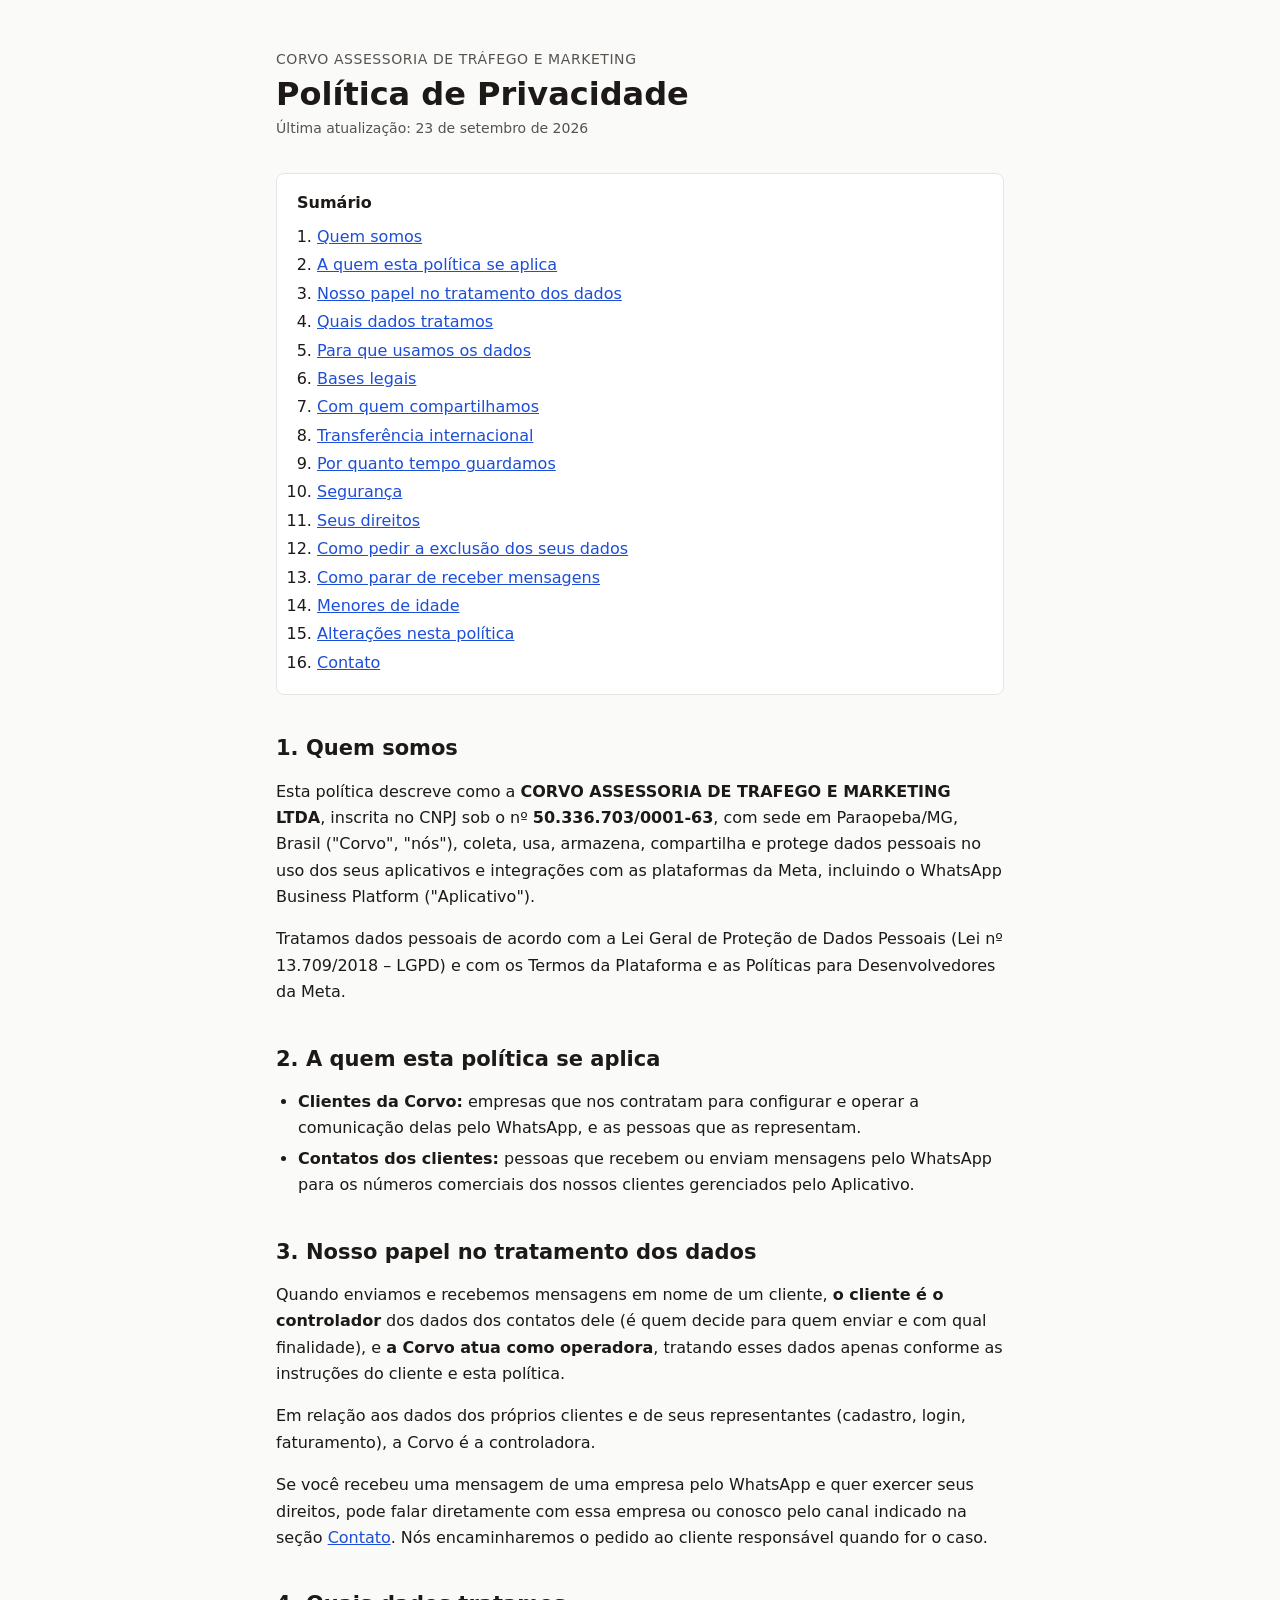
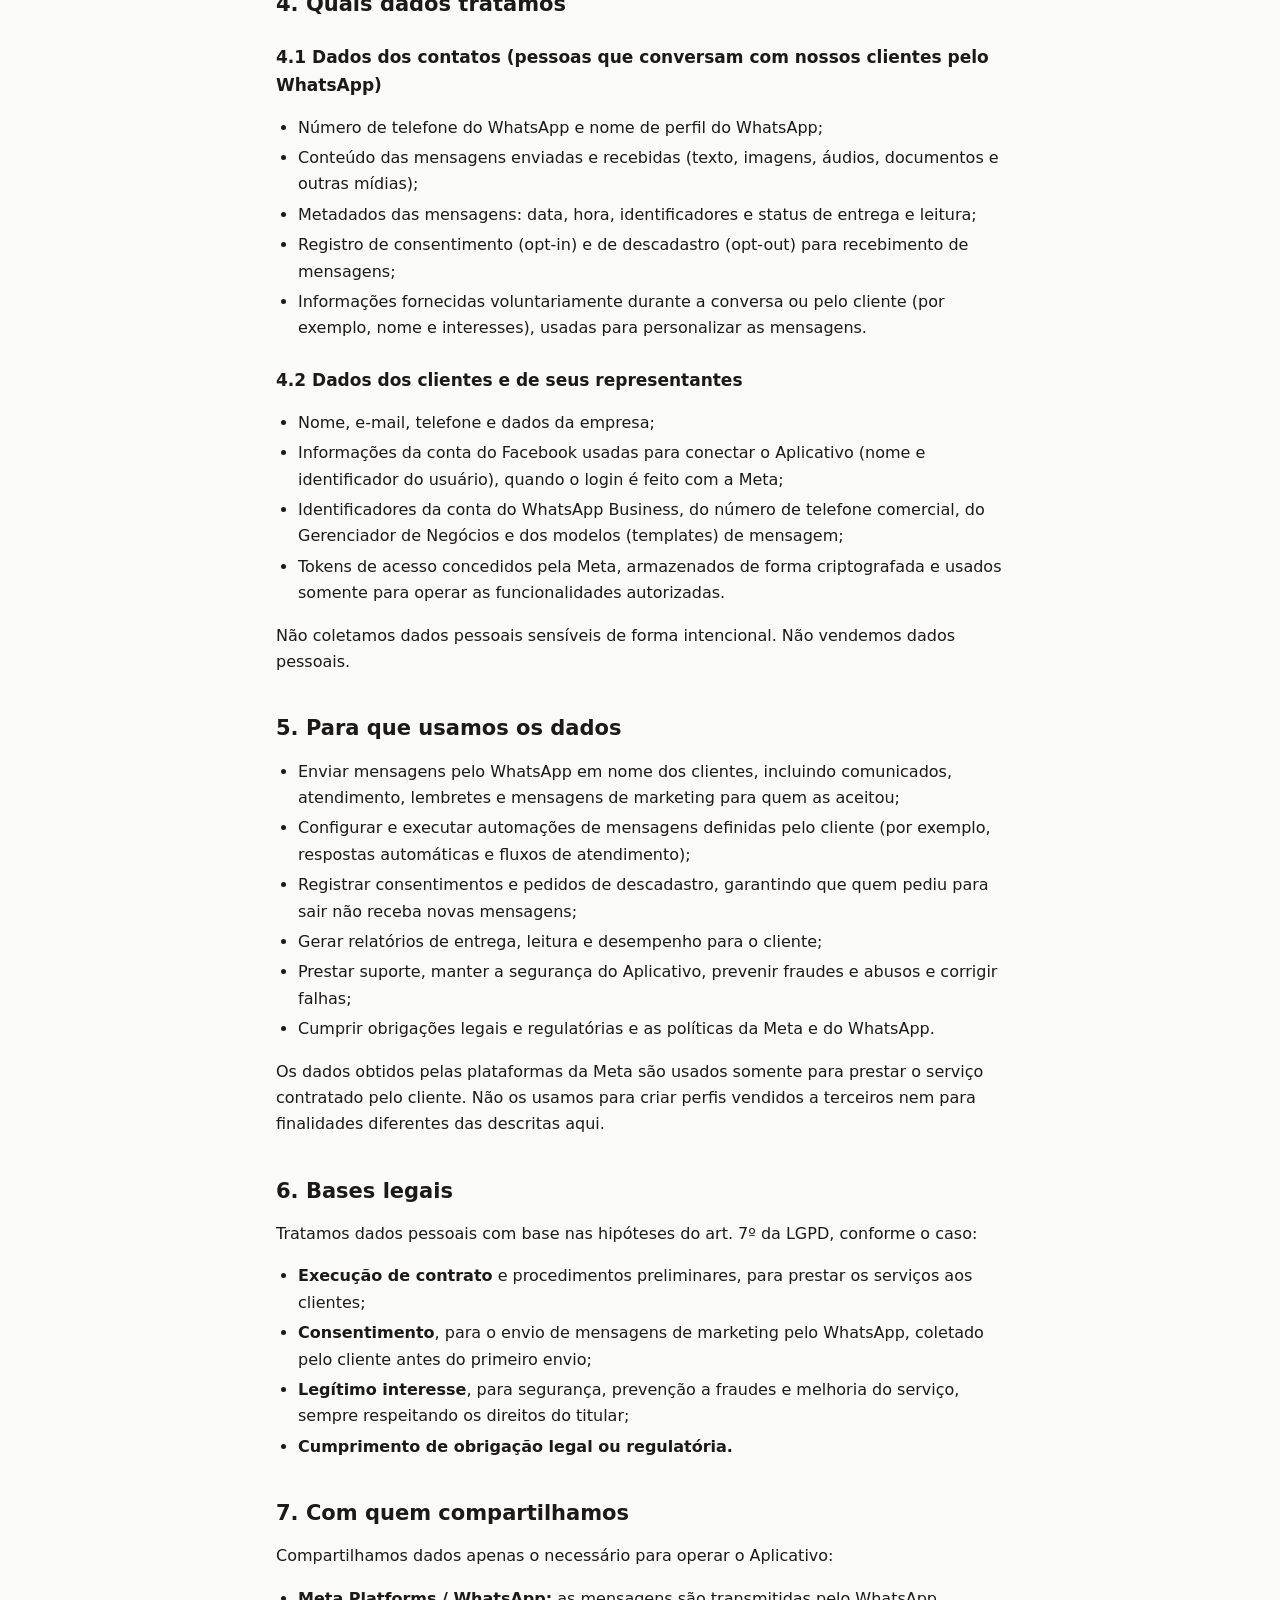
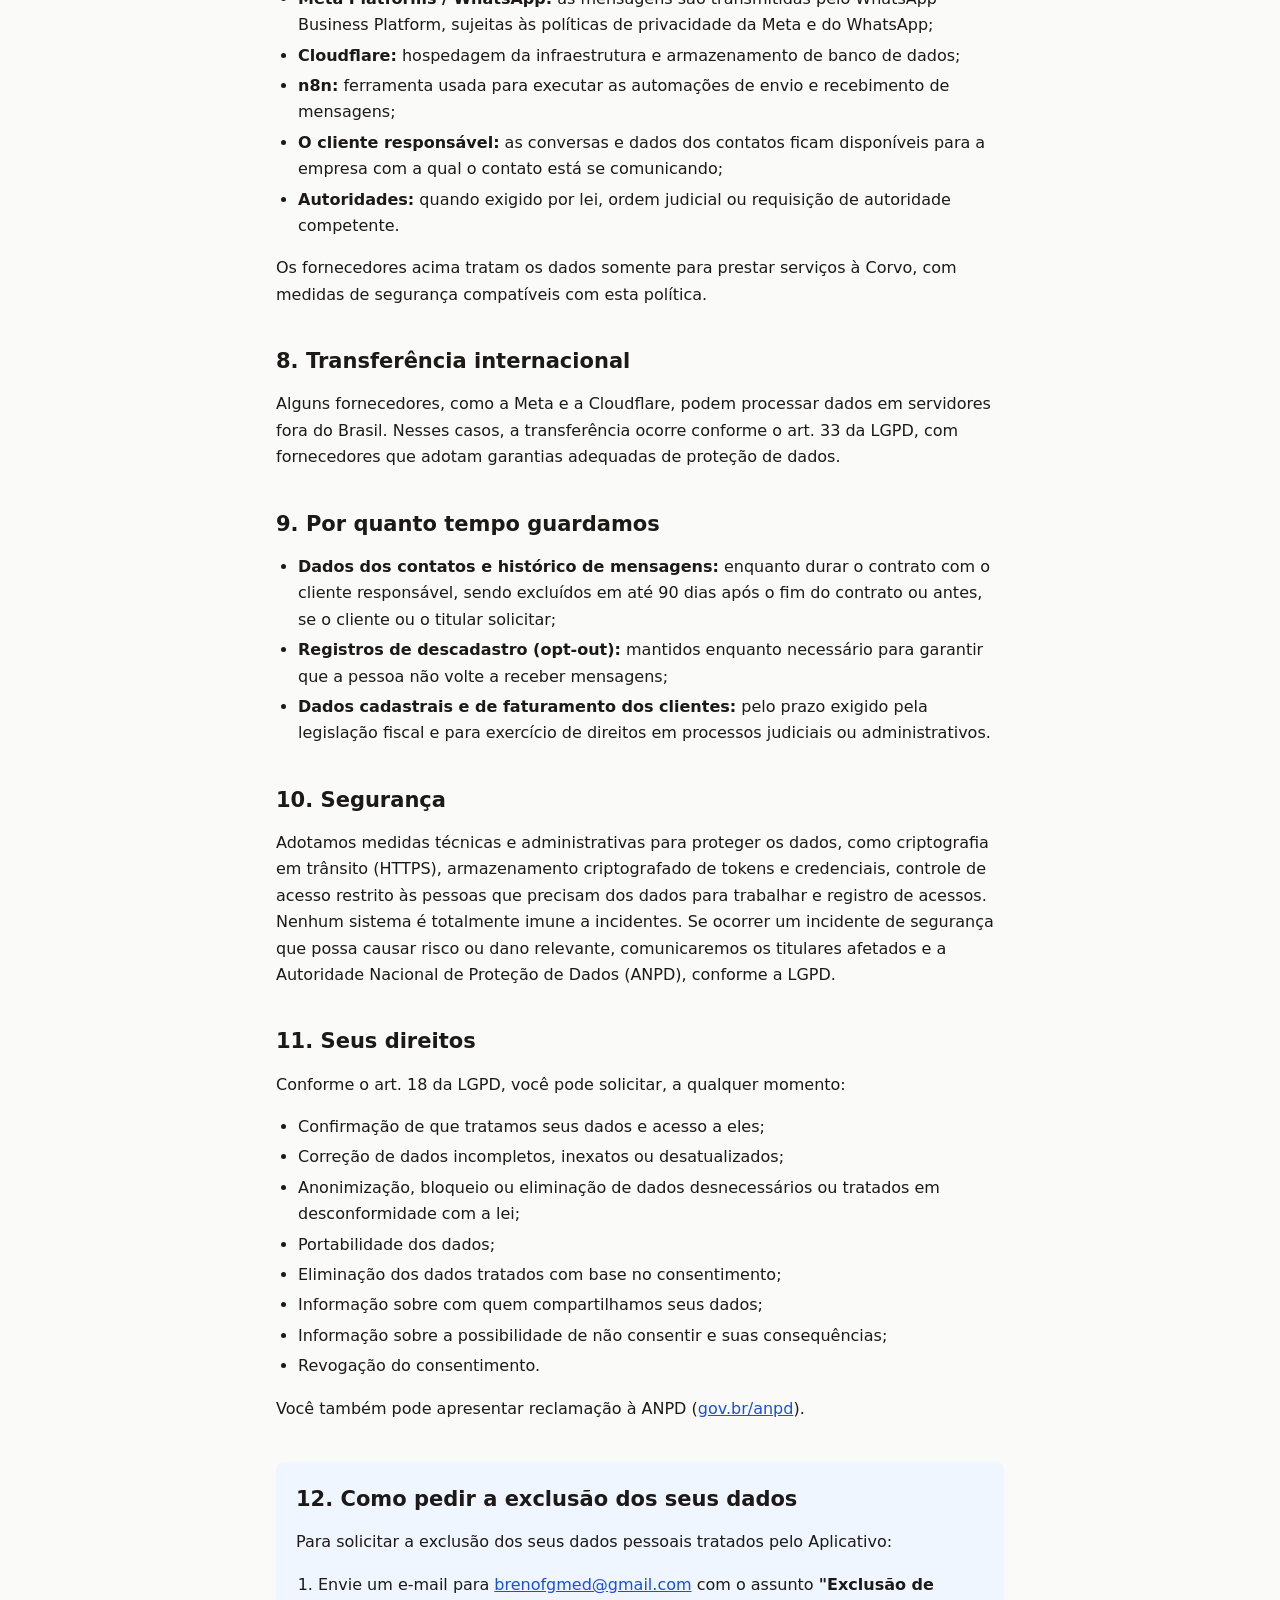
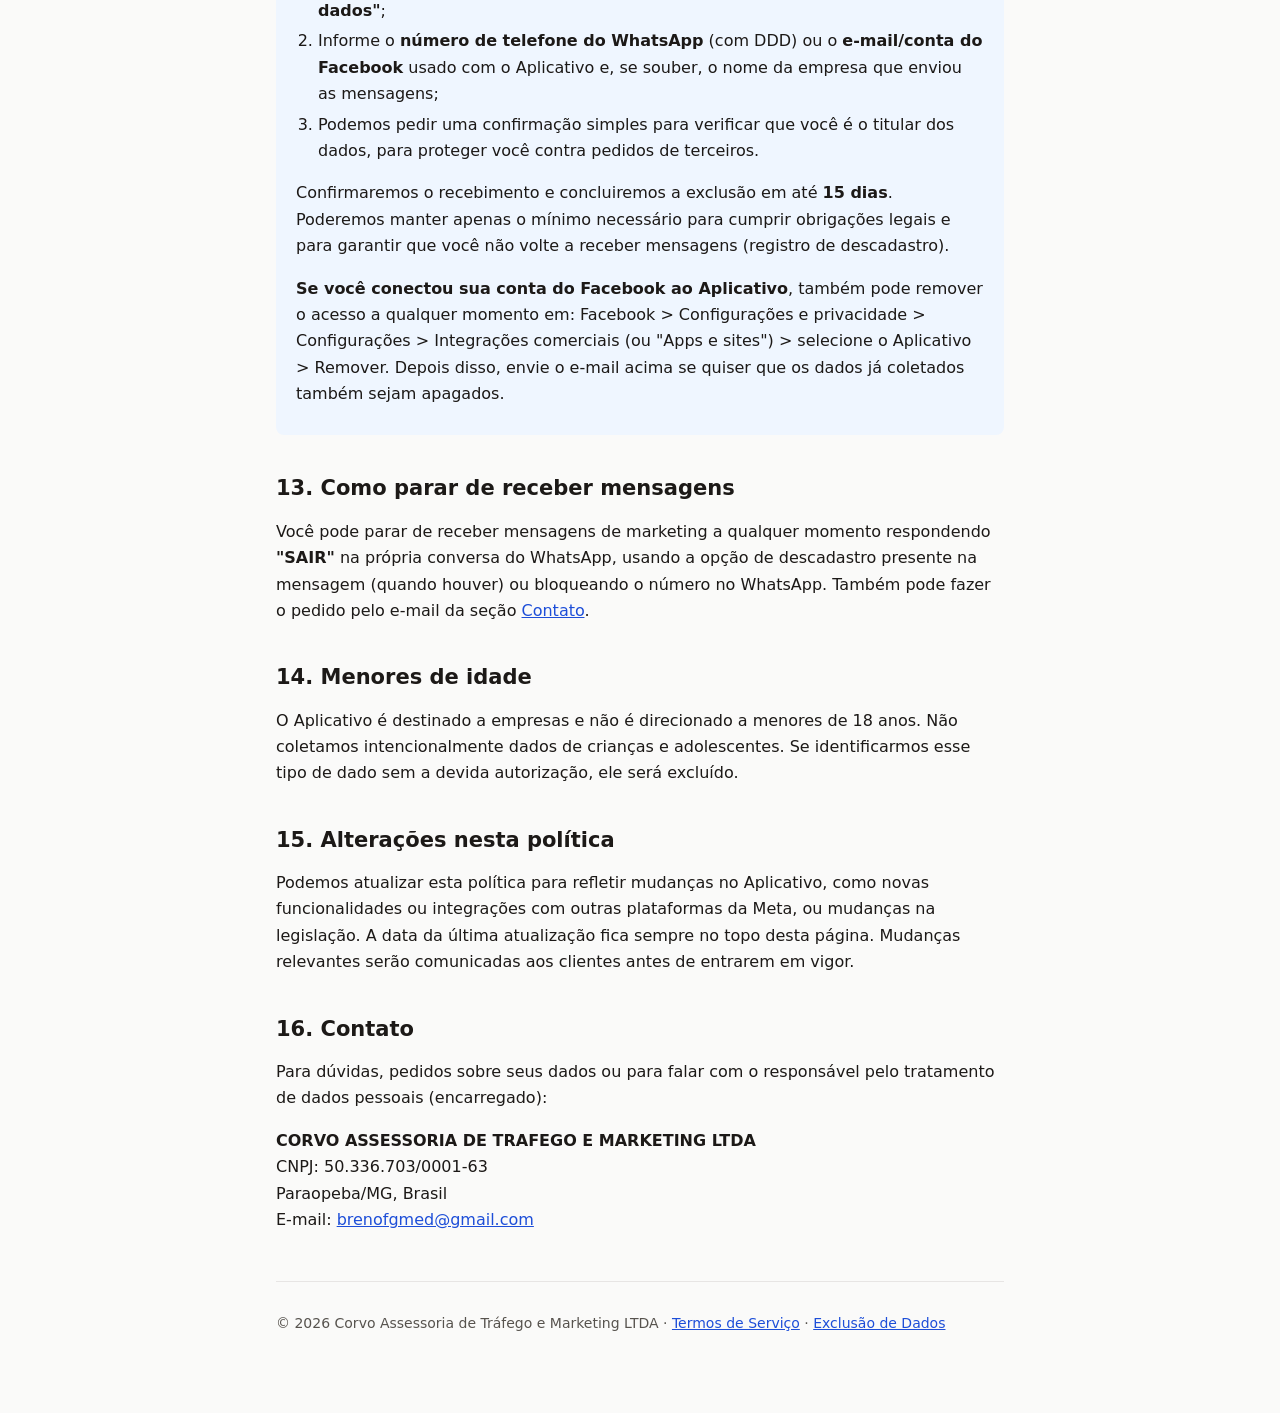
<file: index.html>
<!DOCTYPE html>
<html lang="pt-BR">
<head>
<meta charset="UTF-8">
<meta name="viewport" content="width=device-width, initial-scale=1">
<title>Política de Privacidade | Corvo Assessoria</title>
<meta name="description" content="Política de Privacidade da Corvo Assessoria de Tráfego e Marketing LTDA para seus aplicativos e integrações com a Meta e o WhatsApp Business Platform.">
<link rel="stylesheet" href="estilo.css">
</head>
<body>
<main>
<header>
  <p class="eyebrow">Corvo Assessoria de Tráfego e Marketing</p>
  <h1>Política de Privacidade</h1>
  <p class="meta">Última atualização: 23 de setembro de 2026</p>
</header>

<nav aria-label="Sumário">
  <strong>Sumário</strong>
  <ol>
    <li><a href="#quem-somos">Quem somos</a></li>
    <li><a href="#escopo">A quem esta política se aplica</a></li>
    <li><a href="#papeis">Nosso papel no tratamento dos dados</a></li>
    <li><a href="#dados">Quais dados tratamos</a></li>
    <li><a href="#finalidades">Para que usamos os dados</a></li>
    <li><a href="#bases-legais">Bases legais</a></li>
    <li><a href="#compartilhamento">Com quem compartilhamos</a></li>
    <li><a href="#transferencia">Transferência internacional</a></li>
    <li><a href="#retencao">Por quanto tempo guardamos</a></li>
    <li><a href="#seguranca">Segurança</a></li>
    <li><a href="#direitos">Seus direitos</a></li>
    <li><a href="#exclusao-de-dados">Como pedir a exclusão dos seus dados</a></li>
    <li><a href="#descadastro">Como parar de receber mensagens</a></li>
    <li><a href="#menores">Menores de idade</a></li>
    <li><a href="#alteracoes">Alterações nesta política</a></li>
    <li><a href="#contato">Contato</a></li>
  </ol>
</nav>

<section id="quem-somos">
  <h2>1. Quem somos</h2>
  <p>Esta política descreve como a <strong>CORVO ASSESSORIA DE TRAFEGO E MARKETING LTDA</strong>, inscrita no CNPJ sob o nº <strong>50.336.703/0001-63</strong>, com sede em Paraopeba/MG, Brasil ("Corvo", "nós"), coleta, usa, armazena, compartilha e protege dados pessoais no uso dos seus aplicativos e integrações com as plataformas da Meta, incluindo o WhatsApp Business Platform ("Aplicativo").</p>
  <p>Tratamos dados pessoais de acordo com a Lei Geral de Proteção de Dados Pessoais (Lei nº 13.709/2018 – LGPD) e com os Termos da Plataforma e as Políticas para Desenvolvedores da Meta.</p>
</section>

<section id="escopo">
  <h2>2. A quem esta política se aplica</h2>
  <ul>
    <li><strong>Clientes da Corvo:</strong> empresas que nos contratam para configurar e operar a comunicação delas pelo WhatsApp, e as pessoas que as representam.</li>
    <li><strong>Contatos dos clientes:</strong> pessoas que recebem ou enviam mensagens pelo WhatsApp para os números comerciais dos nossos clientes gerenciados pelo Aplicativo.</li>
  </ul>
</section>

<section id="papeis">
  <h2>3. Nosso papel no tratamento dos dados</h2>
  <p>Quando enviamos e recebemos mensagens em nome de um cliente, <strong>o cliente é o controlador</strong> dos dados dos contatos dele (é quem decide para quem enviar e com qual finalidade), e <strong>a Corvo atua como operadora</strong>, tratando esses dados apenas conforme as instruções do cliente e esta política.</p>
  <p>Em relação aos dados dos próprios clientes e de seus representantes (cadastro, login, faturamento), a Corvo é a controladora.</p>
  <p>Se você recebeu uma mensagem de uma empresa pelo WhatsApp e quer exercer seus direitos, pode falar diretamente com essa empresa ou conosco pelo canal indicado na seção <a href="#contato">Contato</a>. Nós encaminharemos o pedido ao cliente responsável quando for o caso.</p>
</section>

<section id="dados">
  <h2>4. Quais dados tratamos</h2>
  <h3>4.1 Dados dos contatos (pessoas que conversam com nossos clientes pelo WhatsApp)</h3>
  <ul>
    <li>Número de telefone do WhatsApp e nome de perfil do WhatsApp;</li>
    <li>Conteúdo das mensagens enviadas e recebidas (texto, imagens, áudios, documentos e outras mídias);</li>
    <li>Metadados das mensagens: data, hora, identificadores e status de entrega e leitura;</li>
    <li>Registro de consentimento (opt-in) e de descadastro (opt-out) para recebimento de mensagens;</li>
    <li>Informações fornecidas voluntariamente durante a conversa ou pelo cliente (por exemplo, nome e interesses), usadas para personalizar as mensagens.</li>
  </ul>
  <h3>4.2 Dados dos clientes e de seus representantes</h3>
  <ul>
    <li>Nome, e-mail, telefone e dados da empresa;</li>
    <li>Informações da conta do Facebook usadas para conectar o Aplicativo (nome e identificador do usuário), quando o login é feito com a Meta;</li>
    <li>Identificadores da conta do WhatsApp Business, do número de telefone comercial, do Gerenciador de Negócios e dos modelos (templates) de mensagem;</li>
    <li>Tokens de acesso concedidos pela Meta, armazenados de forma criptografada e usados somente para operar as funcionalidades autorizadas.</li>
  </ul>
  <p>Não coletamos dados pessoais sensíveis de forma intencional. Não vendemos dados pessoais.</p>
</section>

<section id="finalidades">
  <h2>5. Para que usamos os dados</h2>
  <ul>
    <li>Enviar mensagens pelo WhatsApp em nome dos clientes, incluindo comunicados, atendimento, lembretes e mensagens de marketing para quem as aceitou;</li>
    <li>Configurar e executar automações de mensagens definidas pelo cliente (por exemplo, respostas automáticas e fluxos de atendimento);</li>
    <li>Registrar consentimentos e pedidos de descadastro, garantindo que quem pediu para sair não receba novas mensagens;</li>
    <li>Gerar relatórios de entrega, leitura e desempenho para o cliente;</li>
    <li>Prestar suporte, manter a segurança do Aplicativo, prevenir fraudes e abusos e corrigir falhas;</li>
    <li>Cumprir obrigações legais e regulatórias e as políticas da Meta e do WhatsApp.</li>
  </ul>
  <p>Os dados obtidos pelas plataformas da Meta são usados somente para prestar o serviço contratado pelo cliente. Não os usamos para criar perfis vendidos a terceiros nem para finalidades diferentes das descritas aqui.</p>
</section>

<section id="bases-legais">
  <h2>6. Bases legais</h2>
  <p>Tratamos dados pessoais com base nas hipóteses do art. 7º da LGPD, conforme o caso:</p>
  <ul>
    <li><strong>Execução de contrato</strong> e procedimentos preliminares, para prestar os serviços aos clientes;</li>
    <li><strong>Consentimento</strong>, para o envio de mensagens de marketing pelo WhatsApp, coletado pelo cliente antes do primeiro envio;</li>
    <li><strong>Legítimo interesse</strong>, para segurança, prevenção a fraudes e melhoria do serviço, sempre respeitando os direitos do titular;</li>
    <li><strong>Cumprimento de obrigação legal ou regulatória.</strong></li>
  </ul>
</section>

<section id="compartilhamento">
  <h2>7. Com quem compartilhamos</h2>
  <p>Compartilhamos dados apenas o necessário para operar o Aplicativo:</p>
  <ul>
    <li><strong>Meta Platforms / WhatsApp:</strong> as mensagens são transmitidas pelo WhatsApp Business Platform, sujeitas às políticas de privacidade da Meta e do WhatsApp;</li>
    <li><strong>Cloudflare:</strong> hospedagem da infraestrutura e armazenamento de banco de dados;</li>
    <li><strong>n8n:</strong> ferramenta usada para executar as automações de envio e recebimento de mensagens;</li>
    <li><strong>O cliente responsável:</strong> as conversas e dados dos contatos ficam disponíveis para a empresa com a qual o contato está se comunicando;</li>
    <li><strong>Autoridades:</strong> quando exigido por lei, ordem judicial ou requisição de autoridade competente.</li>
  </ul>
  <p>Os fornecedores acima tratam os dados somente para prestar serviços à Corvo, com medidas de segurança compatíveis com esta política.</p>
</section>

<section id="transferencia">
  <h2>8. Transferência internacional</h2>
  <p>Alguns fornecedores, como a Meta e a Cloudflare, podem processar dados em servidores fora do Brasil. Nesses casos, a transferência ocorre conforme o art. 33 da LGPD, com fornecedores que adotam garantias adequadas de proteção de dados.</p>
</section>

<section id="retencao">
  <h2>9. Por quanto tempo guardamos</h2>
  <ul>
    <li><strong>Dados dos contatos e histórico de mensagens:</strong> enquanto durar o contrato com o cliente responsável, sendo excluídos em até 90 dias após o fim do contrato ou antes, se o cliente ou o titular solicitar;</li>
    <li><strong>Registros de descadastro (opt-out):</strong> mantidos enquanto necessário para garantir que a pessoa não volte a receber mensagens;</li>
    <li><strong>Dados cadastrais e de faturamento dos clientes:</strong> pelo prazo exigido pela legislação fiscal e para exercício de direitos em processos judiciais ou administrativos.</li>
  </ul>
</section>

<section id="seguranca">
  <h2>10. Segurança</h2>
  <p>Adotamos medidas técnicas e administrativas para proteger os dados, como criptografia em trânsito (HTTPS), armazenamento criptografado de tokens e credenciais, controle de acesso restrito às pessoas que precisam dos dados para trabalhar e registro de acessos. Nenhum sistema é totalmente imune a incidentes. Se ocorrer um incidente de segurança que possa causar risco ou dano relevante, comunicaremos os titulares afetados e a Autoridade Nacional de Proteção de Dados (ANPD), conforme a LGPD.</p>
</section>

<section id="direitos">
  <h2>11. Seus direitos</h2>
  <p>Conforme o art. 18 da LGPD, você pode solicitar, a qualquer momento:</p>
  <ul>
    <li>Confirmação de que tratamos seus dados e acesso a eles;</li>
    <li>Correção de dados incompletos, inexatos ou desatualizados;</li>
    <li>Anonimização, bloqueio ou eliminação de dados desnecessários ou tratados em desconformidade com a lei;</li>
    <li>Portabilidade dos dados;</li>
    <li>Eliminação dos dados tratados com base no consentimento;</li>
    <li>Informação sobre com quem compartilhamos seus dados;</li>
    <li>Informação sobre a possibilidade de não consentir e suas consequências;</li>
    <li>Revogação do consentimento.</li>
  </ul>
  <p>Você também pode apresentar reclamação à ANPD (<a href="https://www.gov.br/anpd" rel="noopener">gov.br/anpd</a>).</p>
</section>

<section id="exclusao-de-dados" class="destaque">
  <h2>12. Como pedir a exclusão dos seus dados</h2>
  <p>Para solicitar a exclusão dos seus dados pessoais tratados pelo Aplicativo:</p>
  <ol>
    <li>Envie um e-mail para <a href="mailto:brenofgmed@gmail.com?subject=Exclus%C3%A3o%20de%20dados">brenofgmed@gmail.com</a> com o assunto <strong>"Exclusão de dados"</strong>;</li>
    <li>Informe o <strong>número de telefone do WhatsApp</strong> (com DDD) ou o <strong>e-mail/conta do Facebook</strong> usado com o Aplicativo e, se souber, o nome da empresa que enviou as mensagens;</li>
    <li>Podemos pedir uma confirmação simples para verificar que você é o titular dos dados, para proteger você contra pedidos de terceiros.</li>
  </ol>
  <p>Confirmaremos o recebimento e concluiremos a exclusão em até <strong>15 dias</strong>. Poderemos manter apenas o mínimo necessário para cumprir obrigações legais e para garantir que você não volte a receber mensagens (registro de descadastro).</p>
  <p><strong>Se você conectou sua conta do Facebook ao Aplicativo</strong>, também pode remover o acesso a qualquer momento em: Facebook &gt; Configurações e privacidade &gt; Configurações &gt; Integrações comerciais (ou "Apps e sites") &gt; selecione o Aplicativo &gt; Remover. Depois disso, envie o e-mail acima se quiser que os dados já coletados também sejam apagados.</p>
</section>

<section id="descadastro">
  <h2>13. Como parar de receber mensagens</h2>
  <p>Você pode parar de receber mensagens de marketing a qualquer momento respondendo <strong>"SAIR"</strong> na própria conversa do WhatsApp, usando a opção de descadastro presente na mensagem (quando houver) ou bloqueando o número no WhatsApp. Também pode fazer o pedido pelo e-mail da seção <a href="#contato">Contato</a>.</p>
</section>

<section id="menores">
  <h2>14. Menores de idade</h2>
  <p>O Aplicativo é destinado a empresas e não é direcionado a menores de 18 anos. Não coletamos intencionalmente dados de crianças e adolescentes. Se identificarmos esse tipo de dado sem a devida autorização, ele será excluído.</p>
</section>

<section id="alteracoes">
  <h2>15. Alterações nesta política</h2>
  <p>Podemos atualizar esta política para refletir mudanças no Aplicativo, como novas funcionalidades ou integrações com outras plataformas da Meta, ou mudanças na legislação. A data da última atualização fica sempre no topo desta página. Mudanças relevantes serão comunicadas aos clientes antes de entrarem em vigor.</p>
</section>

<section id="contato">
  <h2>16. Contato</h2>
  <p>Para dúvidas, pedidos sobre seus dados ou para falar com o responsável pelo tratamento de dados pessoais (encarregado):</p>
  <address>
    <strong>CORVO ASSESSORIA DE TRAFEGO E MARKETING LTDA</strong><br>
    CNPJ: 50.336.703/0001-63<br>
    Paraopeba/MG, Brasil<br>
    E-mail: <a href="mailto:brenofgmed@gmail.com">brenofgmed@gmail.com</a>
  </address>
</section>

<footer>
  <p>© 2026 Corvo Assessoria de Tráfego e Marketing LTDA · <a href="termos.html">Termos de Serviço</a> · <a href="exclusao-de-dados.html">Exclusão de Dados</a></p>
</footer>
</main>
</body>
</html>
</file>
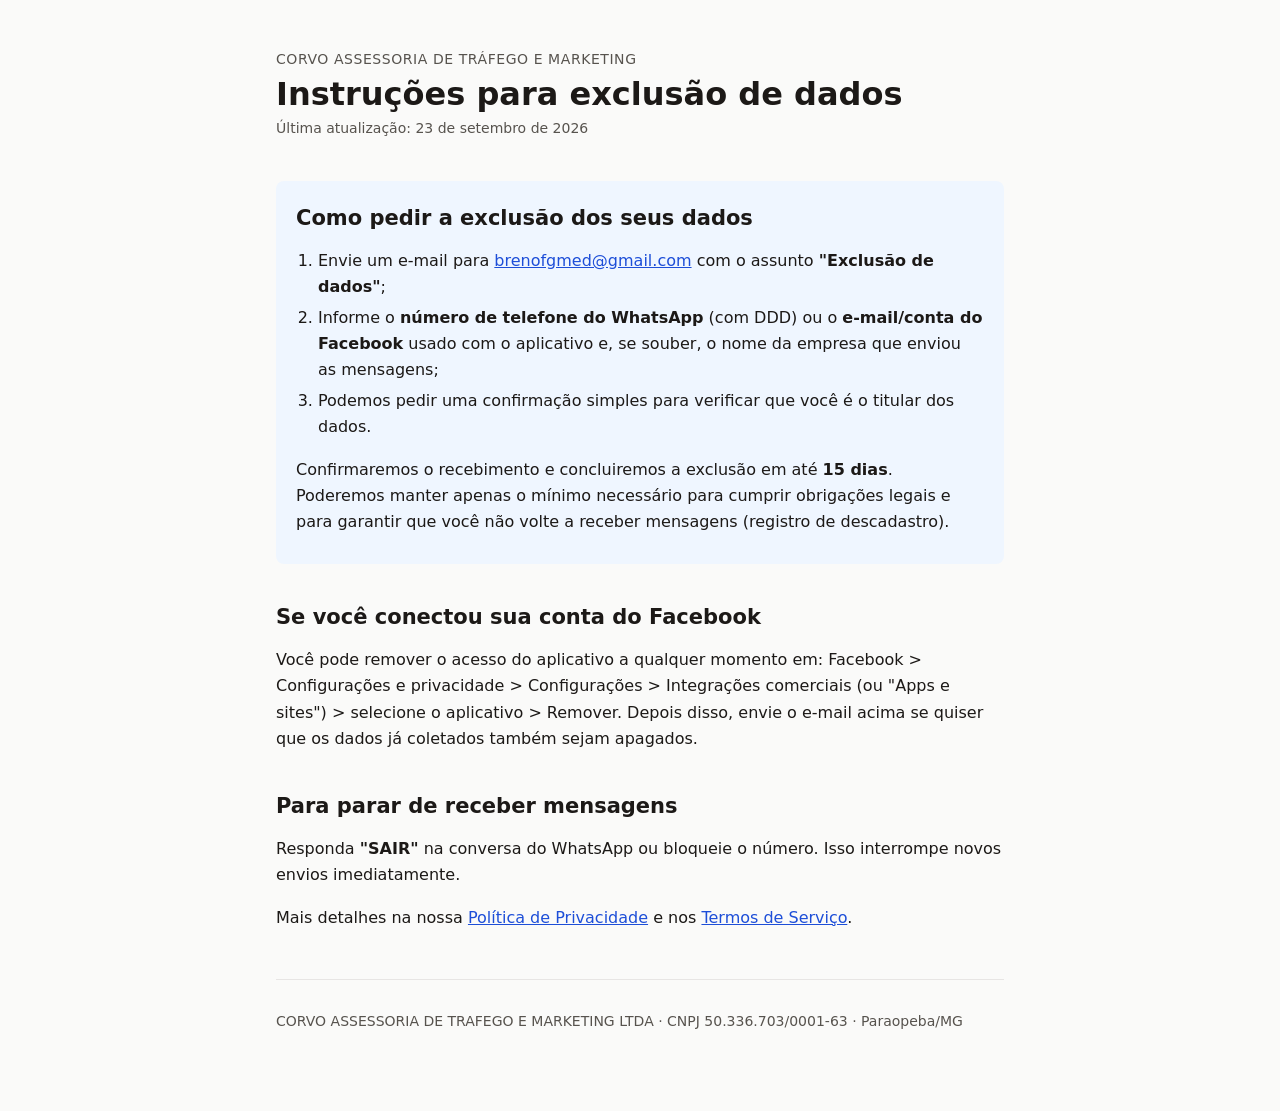
<file: exclusao-de-dados.html>
<!DOCTYPE html>
<html lang="pt-BR">
<head>
<meta charset="UTF-8">
<meta name="viewport" content="width=device-width, initial-scale=1">
<title>Exclusão de Dados | Corvo Assessoria</title>
<meta name="description" content="Instruções para solicitar a exclusão de dados pessoais tratados pelos aplicativos da Corvo Assessoria de Tráfego e Marketing LTDA.">
<link rel="stylesheet" href="estilo.css">
</head>
<body>
<main>
<header>
  <p class="eyebrow">Corvo Assessoria de Tráfego e Marketing</p>
  <h1>Instruções para exclusão de dados</h1>
  <p class="meta">Última atualização: 23 de setembro de 2026</p>
</header>

<section class="destaque">
  <h2>Como pedir a exclusão dos seus dados</h2>
  <ol>
    <li>Envie um e-mail para <a href="mailto:brenofgmed@gmail.com?subject=Exclus%C3%A3o%20de%20dados">brenofgmed@gmail.com</a> com o assunto <strong>"Exclusão de dados"</strong>;</li>
    <li>Informe o <strong>número de telefone do WhatsApp</strong> (com DDD) ou o <strong>e-mail/conta do Facebook</strong> usado com o aplicativo e, se souber, o nome da empresa que enviou as mensagens;</li>
    <li>Podemos pedir uma confirmação simples para verificar que você é o titular dos dados.</li>
  </ol>
  <p>Confirmaremos o recebimento e concluiremos a exclusão em até <strong>15 dias</strong>. Poderemos manter apenas o mínimo necessário para cumprir obrigações legais e para garantir que você não volte a receber mensagens (registro de descadastro).</p>
</section>

<section>
  <h2>Se você conectou sua conta do Facebook</h2>
  <p>Você pode remover o acesso do aplicativo a qualquer momento em: Facebook &gt; Configurações e privacidade &gt; Configurações &gt; Integrações comerciais (ou "Apps e sites") &gt; selecione o aplicativo &gt; Remover. Depois disso, envie o e-mail acima se quiser que os dados já coletados também sejam apagados.</p>
</section>

<section>
  <h2>Para parar de receber mensagens</h2>
  <p>Responda <strong>"SAIR"</strong> na conversa do WhatsApp ou bloqueie o número. Isso interrompe novos envios imediatamente.</p>
</section>

<p>Mais detalhes na nossa <a href="./">Política de Privacidade</a> e nos <a href="termos.html">Termos de Serviço</a>.</p>

<footer>
  <p>CORVO ASSESSORIA DE TRAFEGO E MARKETING LTDA · CNPJ 50.336.703/0001-63 · Paraopeba/MG</p>
</footer>
</main>
</body>
</html>
</file>
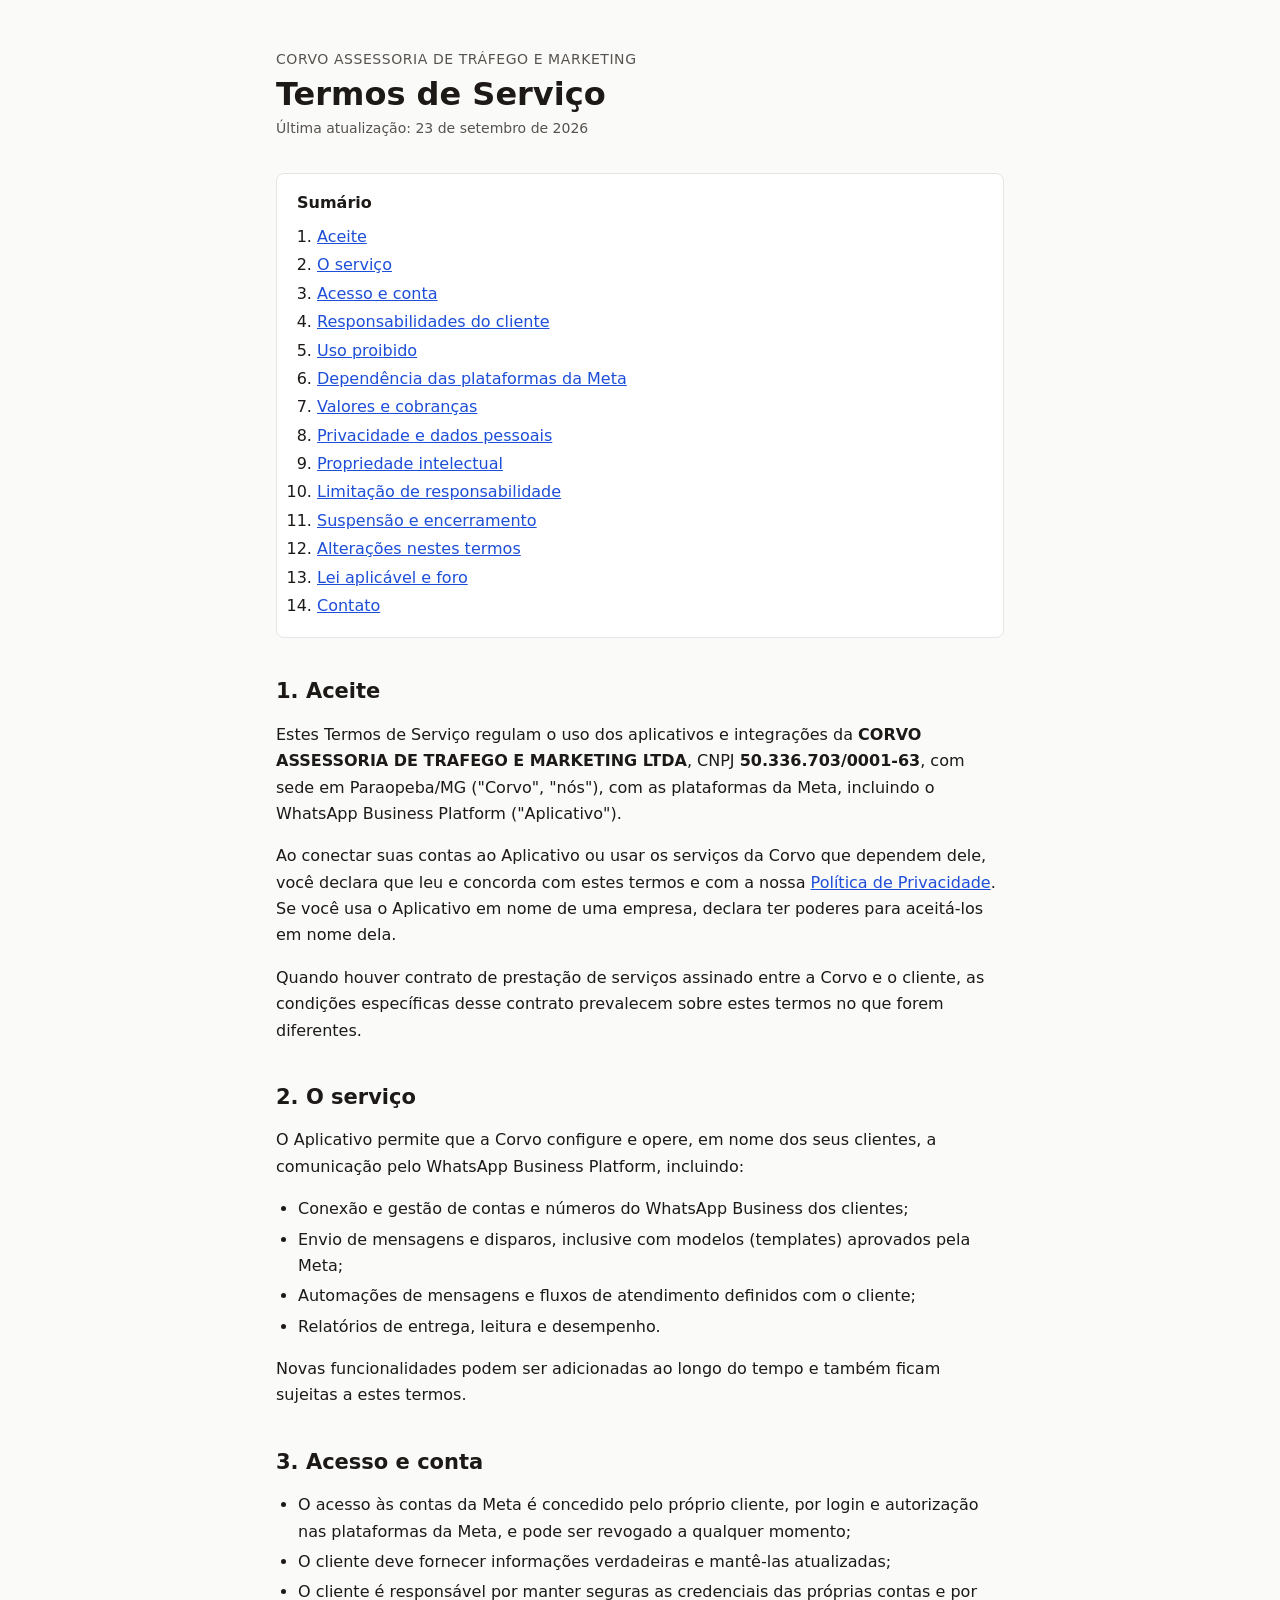
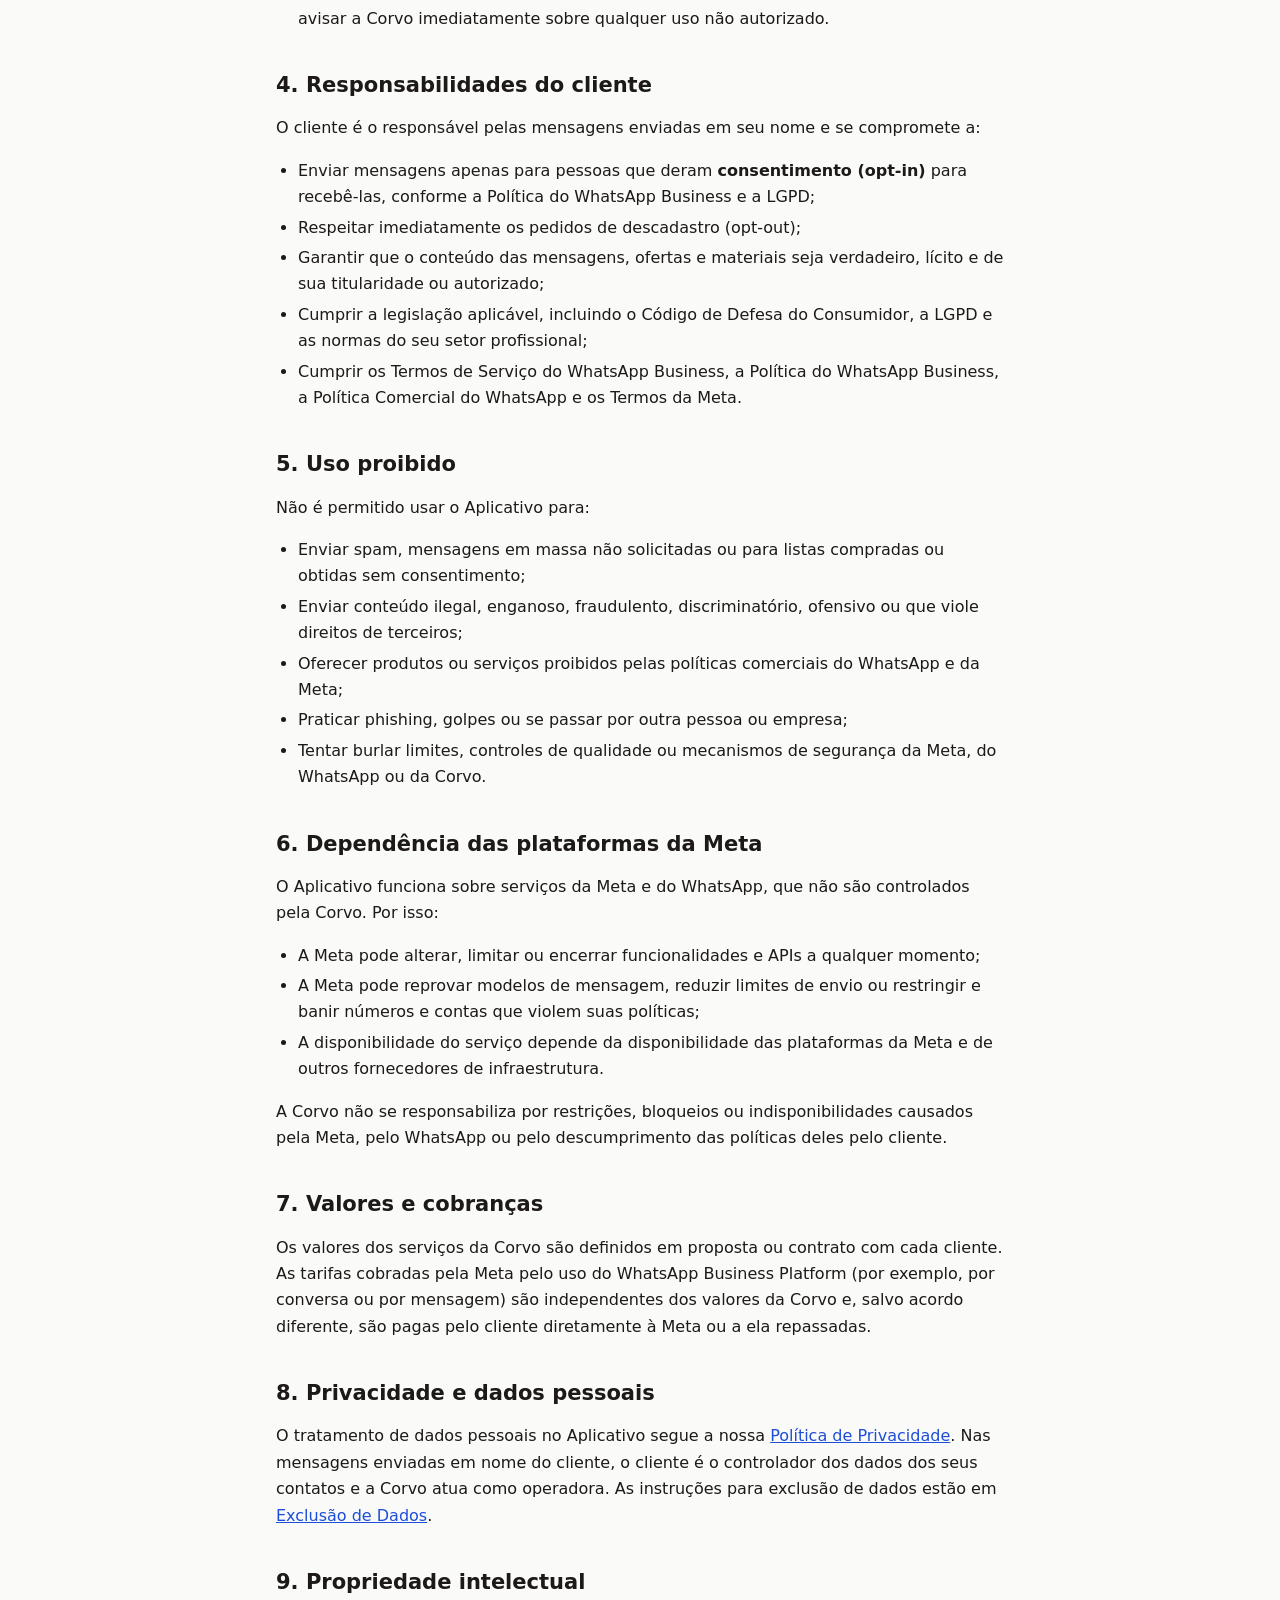
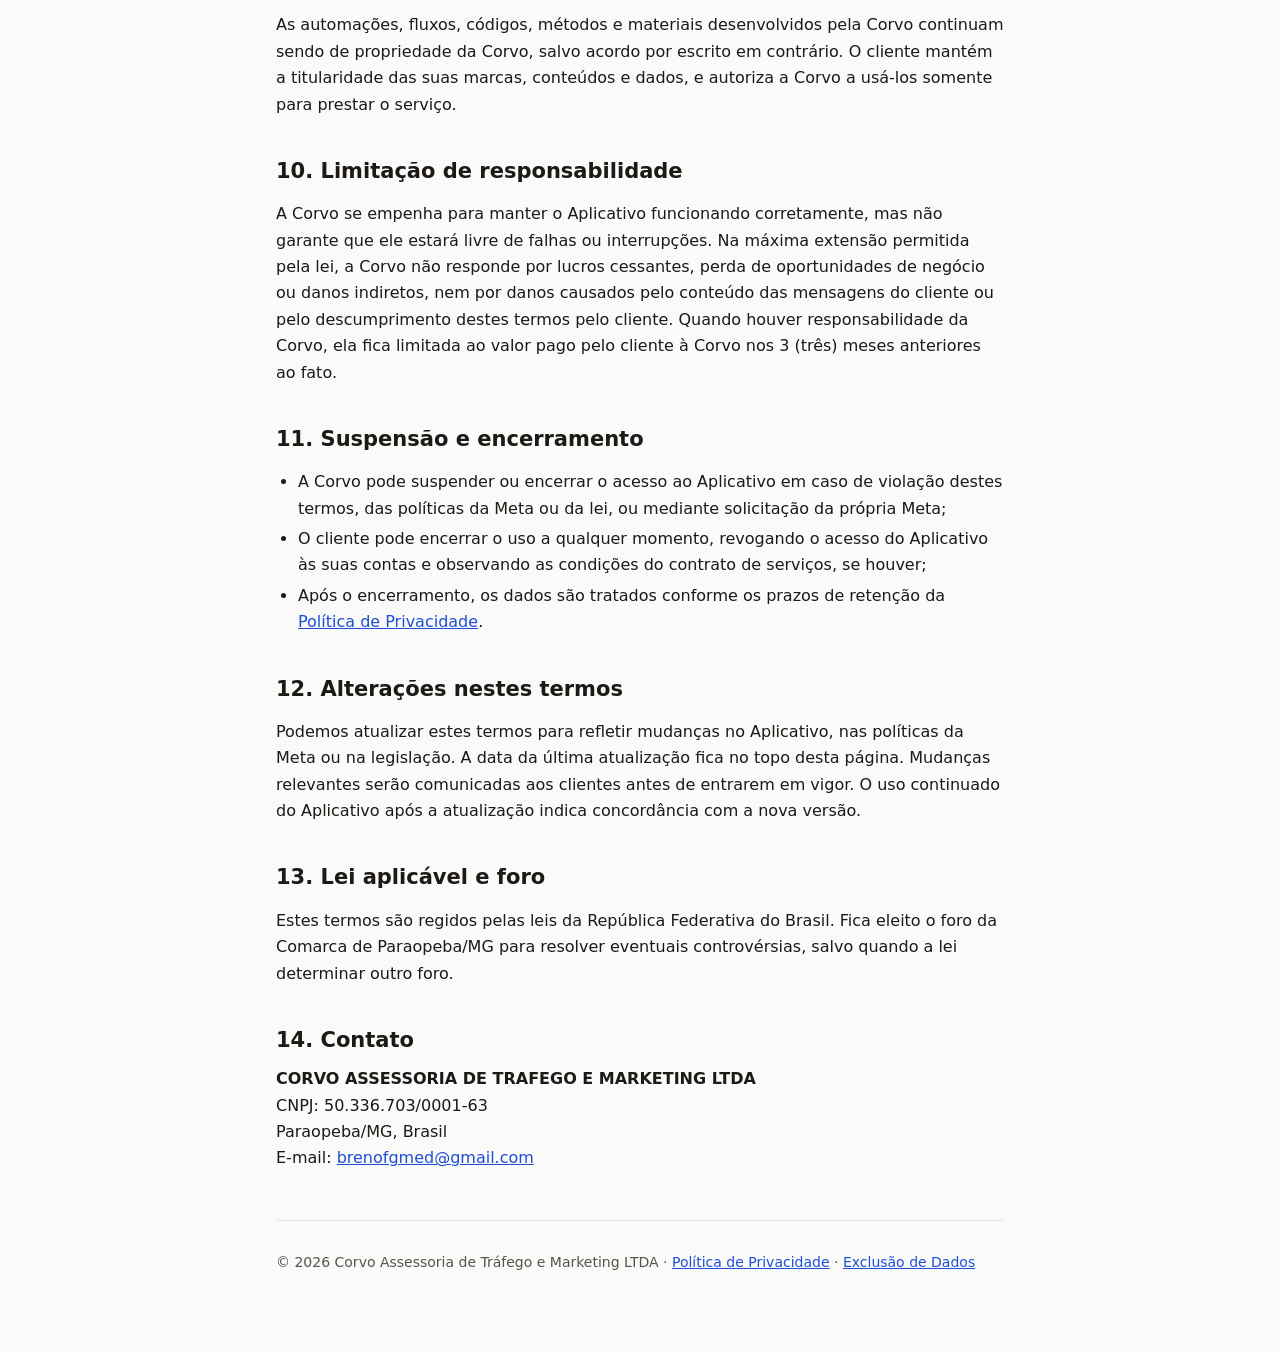
<file: termos.html>
<!DOCTYPE html>
<html lang="pt-BR">
<head>
<meta charset="UTF-8">
<meta name="viewport" content="width=device-width, initial-scale=1">
<title>Termos de Serviço | Corvo Assessoria</title>
<meta name="description" content="Termos de Serviço dos aplicativos e integrações da Corvo Assessoria de Tráfego e Marketing LTDA com a Meta e o WhatsApp Business Platform.">
<link rel="stylesheet" href="estilo.css">
</head>
<body>
<main>
<header>
  <p class="eyebrow">Corvo Assessoria de Tráfego e Marketing</p>
  <h1>Termos de Serviço</h1>
  <p class="meta">Última atualização: 23 de setembro de 2026</p>
</header>

<nav aria-label="Sumário">
  <strong>Sumário</strong>
  <ol>
    <li><a href="#aceite">Aceite</a></li>
    <li><a href="#servico">O serviço</a></li>
    <li><a href="#cadastro">Acesso e conta</a></li>
    <li><a href="#responsabilidades-cliente">Responsabilidades do cliente</a></li>
    <li><a href="#uso-proibido">Uso proibido</a></li>
    <li><a href="#meta">Dependência das plataformas da Meta</a></li>
    <li><a href="#valores">Valores e cobranças</a></li>
    <li><a href="#privacidade">Privacidade e dados pessoais</a></li>
    <li><a href="#propriedade">Propriedade intelectual</a></li>
    <li><a href="#responsabilidade">Limitação de responsabilidade</a></li>
    <li><a href="#suspensao">Suspensão e encerramento</a></li>
    <li><a href="#alteracoes">Alterações nestes termos</a></li>
    <li><a href="#foro">Lei aplicável e foro</a></li>
    <li><a href="#contato">Contato</a></li>
  </ol>
</nav>

<section id="aceite">
  <h2>1. Aceite</h2>
  <p>Estes Termos de Serviço regulam o uso dos aplicativos e integrações da <strong>CORVO ASSESSORIA DE TRAFEGO E MARKETING LTDA</strong>, CNPJ <strong>50.336.703/0001-63</strong>, com sede em Paraopeba/MG ("Corvo", "nós"), com as plataformas da Meta, incluindo o WhatsApp Business Platform ("Aplicativo").</p>
  <p>Ao conectar suas contas ao Aplicativo ou usar os serviços da Corvo que dependem dele, você declara que leu e concorda com estes termos e com a nossa <a href="./">Política de Privacidade</a>. Se você usa o Aplicativo em nome de uma empresa, declara ter poderes para aceitá-los em nome dela.</p>
  <p>Quando houver contrato de prestação de serviços assinado entre a Corvo e o cliente, as condições específicas desse contrato prevalecem sobre estes termos no que forem diferentes.</p>
</section>

<section id="servico">
  <h2>2. O serviço</h2>
  <p>O Aplicativo permite que a Corvo configure e opere, em nome dos seus clientes, a comunicação pelo WhatsApp Business Platform, incluindo:</p>
  <ul>
    <li>Conexão e gestão de contas e números do WhatsApp Business dos clientes;</li>
    <li>Envio de mensagens e disparos, inclusive com modelos (templates) aprovados pela Meta;</li>
    <li>Automações de mensagens e fluxos de atendimento definidos com o cliente;</li>
    <li>Relatórios de entrega, leitura e desempenho.</li>
  </ul>
  <p>Novas funcionalidades podem ser adicionadas ao longo do tempo e também ficam sujeitas a estes termos.</p>
</section>

<section id="cadastro">
  <h2>3. Acesso e conta</h2>
  <ul>
    <li>O acesso às contas da Meta é concedido pelo próprio cliente, por login e autorização nas plataformas da Meta, e pode ser revogado a qualquer momento;</li>
    <li>O cliente deve fornecer informações verdadeiras e mantê-las atualizadas;</li>
    <li>O cliente é responsável por manter seguras as credenciais das próprias contas e por avisar a Corvo imediatamente sobre qualquer uso não autorizado.</li>
  </ul>
</section>

<section id="responsabilidades-cliente">
  <h2>4. Responsabilidades do cliente</h2>
  <p>O cliente é o responsável pelas mensagens enviadas em seu nome e se compromete a:</p>
  <ul>
    <li>Enviar mensagens apenas para pessoas que deram <strong>consentimento (opt-in)</strong> para recebê-las, conforme a Política do WhatsApp Business e a LGPD;</li>
    <li>Respeitar imediatamente os pedidos de descadastro (opt-out);</li>
    <li>Garantir que o conteúdo das mensagens, ofertas e materiais seja verdadeiro, lícito e de sua titularidade ou autorizado;</li>
    <li>Cumprir a legislação aplicável, incluindo o Código de Defesa do Consumidor, a LGPD e as normas do seu setor profissional;</li>
    <li>Cumprir os Termos de Serviço do WhatsApp Business, a Política do WhatsApp Business, a Política Comercial do WhatsApp e os Termos da Meta.</li>
  </ul>
</section>

<section id="uso-proibido">
  <h2>5. Uso proibido</h2>
  <p>Não é permitido usar o Aplicativo para:</p>
  <ul>
    <li>Enviar spam, mensagens em massa não solicitadas ou para listas compradas ou obtidas sem consentimento;</li>
    <li>Enviar conteúdo ilegal, enganoso, fraudulento, discriminatório, ofensivo ou que viole direitos de terceiros;</li>
    <li>Oferecer produtos ou serviços proibidos pelas políticas comerciais do WhatsApp e da Meta;</li>
    <li>Praticar phishing, golpes ou se passar por outra pessoa ou empresa;</li>
    <li>Tentar burlar limites, controles de qualidade ou mecanismos de segurança da Meta, do WhatsApp ou da Corvo.</li>
  </ul>
</section>

<section id="meta">
  <h2>6. Dependência das plataformas da Meta</h2>
  <p>O Aplicativo funciona sobre serviços da Meta e do WhatsApp, que não são controlados pela Corvo. Por isso:</p>
  <ul>
    <li>A Meta pode alterar, limitar ou encerrar funcionalidades e APIs a qualquer momento;</li>
    <li>A Meta pode reprovar modelos de mensagem, reduzir limites de envio ou restringir e banir números e contas que violem suas políticas;</li>
    <li>A disponibilidade do serviço depende da disponibilidade das plataformas da Meta e de outros fornecedores de infraestrutura.</li>
  </ul>
  <p>A Corvo não se responsabiliza por restrições, bloqueios ou indisponibilidades causados pela Meta, pelo WhatsApp ou pelo descumprimento das políticas deles pelo cliente.</p>
</section>

<section id="valores">
  <h2>7. Valores e cobranças</h2>
  <p>Os valores dos serviços da Corvo são definidos em proposta ou contrato com cada cliente. As tarifas cobradas pela Meta pelo uso do WhatsApp Business Platform (por exemplo, por conversa ou por mensagem) são independentes dos valores da Corvo e, salvo acordo diferente, são pagas pelo cliente diretamente à Meta ou a ela repassadas.</p>
</section>

<section id="privacidade">
  <h2>8. Privacidade e dados pessoais</h2>
  <p>O tratamento de dados pessoais no Aplicativo segue a nossa <a href="./">Política de Privacidade</a>. Nas mensagens enviadas em nome do cliente, o cliente é o controlador dos dados dos seus contatos e a Corvo atua como operadora. As instruções para exclusão de dados estão em <a href="exclusao-de-dados.html">Exclusão de Dados</a>.</p>
</section>

<section id="propriedade">
  <h2>9. Propriedade intelectual</h2>
  <p>As automações, fluxos, códigos, métodos e materiais desenvolvidos pela Corvo continuam sendo de propriedade da Corvo, salvo acordo por escrito em contrário. O cliente mantém a titularidade das suas marcas, conteúdos e dados, e autoriza a Corvo a usá-los somente para prestar o serviço.</p>
</section>

<section id="responsabilidade">
  <h2>10. Limitação de responsabilidade</h2>
  <p>A Corvo se empenha para manter o Aplicativo funcionando corretamente, mas não garante que ele estará livre de falhas ou interrupções. Na máxima extensão permitida pela lei, a Corvo não responde por lucros cessantes, perda de oportunidades de negócio ou danos indiretos, nem por danos causados pelo conteúdo das mensagens do cliente ou pelo descumprimento destes termos pelo cliente. Quando houver responsabilidade da Corvo, ela fica limitada ao valor pago pelo cliente à Corvo nos 3 (três) meses anteriores ao fato.</p>
</section>

<section id="suspensao">
  <h2>11. Suspensão e encerramento</h2>
  <ul>
    <li>A Corvo pode suspender ou encerrar o acesso ao Aplicativo em caso de violação destes termos, das políticas da Meta ou da lei, ou mediante solicitação da própria Meta;</li>
    <li>O cliente pode encerrar o uso a qualquer momento, revogando o acesso do Aplicativo às suas contas e observando as condições do contrato de serviços, se houver;</li>
    <li>Após o encerramento, os dados são tratados conforme os prazos de retenção da <a href="./#retencao">Política de Privacidade</a>.</li>
  </ul>
</section>

<section id="alteracoes">
  <h2>12. Alterações nestes termos</h2>
  <p>Podemos atualizar estes termos para refletir mudanças no Aplicativo, nas políticas da Meta ou na legislação. A data da última atualização fica no topo desta página. Mudanças relevantes serão comunicadas aos clientes antes de entrarem em vigor. O uso continuado do Aplicativo após a atualização indica concordância com a nova versão.</p>
</section>

<section id="foro">
  <h2>13. Lei aplicável e foro</h2>
  <p>Estes termos são regidos pelas leis da República Federativa do Brasil. Fica eleito o foro da Comarca de Paraopeba/MG para resolver eventuais controvérsias, salvo quando a lei determinar outro foro.</p>
</section>

<section id="contato">
  <h2>14. Contato</h2>
  <address>
    <strong>CORVO ASSESSORIA DE TRAFEGO E MARKETING LTDA</strong><br>
    CNPJ: 50.336.703/0001-63<br>
    Paraopeba/MG, Brasil<br>
    E-mail: <a href="mailto:brenofgmed@gmail.com">brenofgmed@gmail.com</a>
  </address>
</section>

<footer>
  <p>© 2026 Corvo Assessoria de Tráfego e Marketing LTDA · <a href="./">Política de Privacidade</a> · <a href="exclusao-de-dados.html">Exclusão de Dados</a></p>
</footer>
</main>
</body>
</html>
</file>
<file: estilo.css>
:root {
  --bg: #fafaf9;
  --surface: #ffffff;
  --text: #1c1917;
  --muted: #57534e;
  --border: #e7e5e4;
  --accent: #1d4ed8;
  --highlight: #eff6ff;
}
@media (prefers-color-scheme: dark) {
  :root {
    --bg: #0c0a09;
    --surface: #1c1917;
    --text: #f5f5f4;
    --muted: #a8a29e;
    --border: #292524;
    --accent: #93c5fd;
    --highlight: #172033;
  }
}
* { box-sizing: border-box; }
body {
  margin: 0;
  background: var(--bg);
  color: var(--text);
  font: 16px/1.65 system-ui, -apple-system, "Segoe UI", Roboto, sans-serif;
}
main {
  max-width: 760px;
  margin: 0 auto;
  padding: 48px 16px 64px;
}
.eyebrow {
  margin: 0;
  color: var(--muted);
  font-size: 14px;
  letter-spacing: .04em;
  text-transform: uppercase;
}
h1 { margin: 4px 0 4px; font-size: 32px; line-height: 1.2; }
h2 { margin: 40px 0 12px; font-size: 21px; line-height: 1.3; }
h3 { margin: 24px 0 8px; font-size: 17px; }
.meta { margin: 0; color: var(--muted); font-size: 14px; }
a { color: var(--accent); }
nav {
  margin: 32px 0 8px;
  padding: 16px 20px;
  background: var(--surface);
  border: 1px solid var(--border);
  border-radius: 8px;
}
nav ol { margin: 8px 0 0; padding-left: 20px; }
nav li { margin: 2px 0; }
ul, ol { padding-left: 22px; }
li { margin: 4px 0; }
section { scroll-margin-top: 16px; }
.destaque {
  margin-top: 40px;
  padding: 4px 20px 12px;
  background: var(--highlight);
  border-radius: 8px;
}
.destaque h2 { margin-top: 20px; }
address { font-style: normal; }
footer {
  margin-top: 48px;
  padding-top: 16px;
  border-top: 1px solid var(--border);
  color: var(--muted);
  font-size: 14px;
}
</file>
